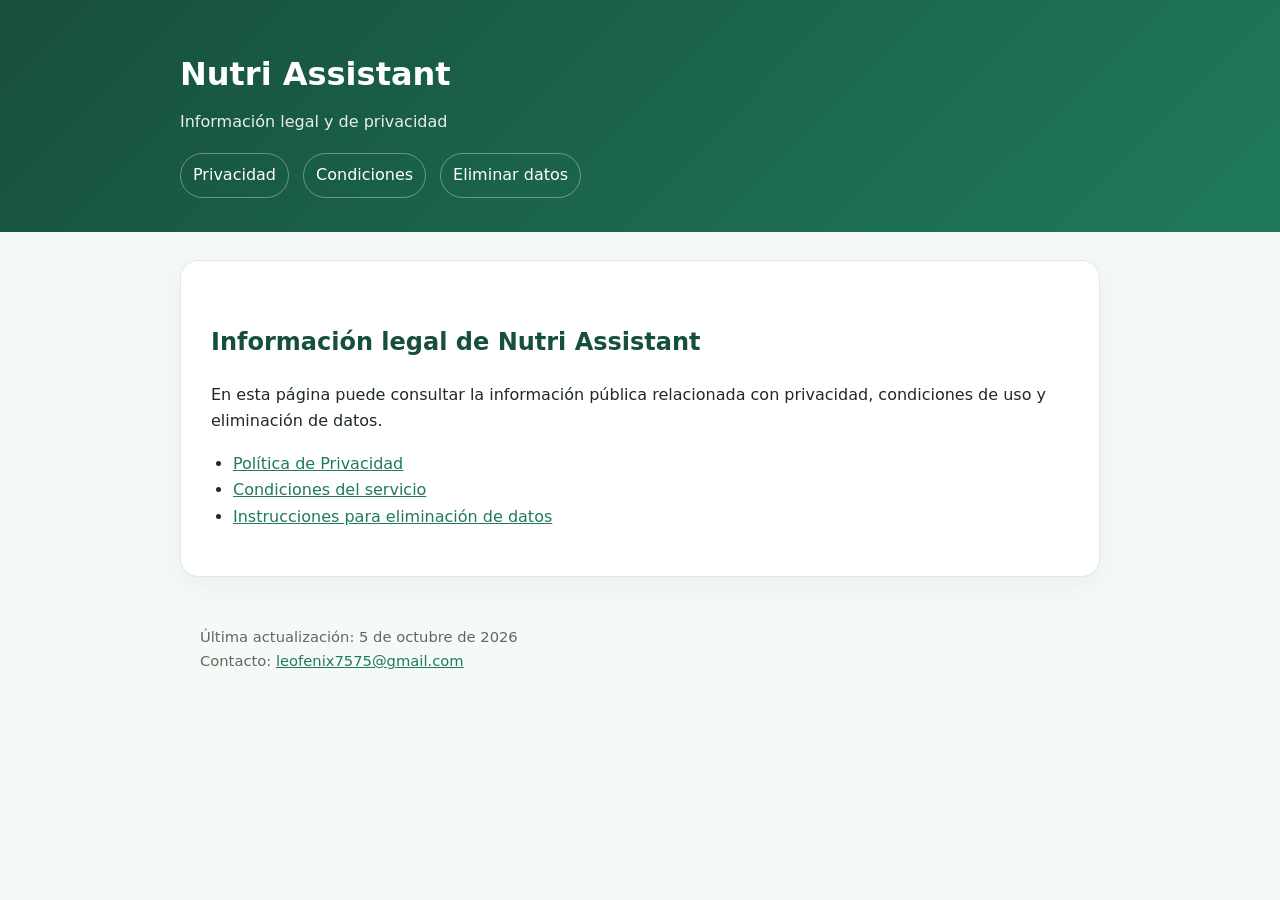
<file: index.html>
<!doctype html>
<html lang="es">
<head>
  <meta charset="utf-8">
  <meta name="viewport" content="width=device-width,initial-scale=1">
  <title>Nutri Assistant | Nutri Assistant</title>
  <meta name="description" content="Información legal y de privacidad">
  <link rel="stylesheet" href="style.css">
</head>
<body>
<header>
  <div class="wrap">
    <h1>Nutri Assistant</h1>
    <p>Información legal y de privacidad</p>
    <nav>
      <a href="privacy.html">Privacidad</a>
      <a href="terms.html">Condiciones</a>
      <a href="delete-data.html">Eliminar datos</a>
    </nav>
  </div>
</header>
<main>
  <div class="wrap">
    <article class="card">
      
<h2>Información legal de Nutri Assistant</h2>
<p>En esta página puede consultar la información pública relacionada con privacidad, condiciones de uso y eliminación de datos.</p>
<ul>
  <li><a href="privacy.html">Política de Privacidad</a></li>
  <li><a href="terms.html">Condiciones del servicio</a></li>
  <li><a href="delete-data.html">Instrucciones para eliminación de datos</a></li>
</ul>

    </article>
  </div>
</main>
<footer>
  <div>Última actualización: 5 de octubre de 2026</div>
  <div>Contacto: <a href="mailto:leofenix7575@gmail.com">leofenix7575@gmail.com</a></div>
</footer>
</body>
</html>
</file>
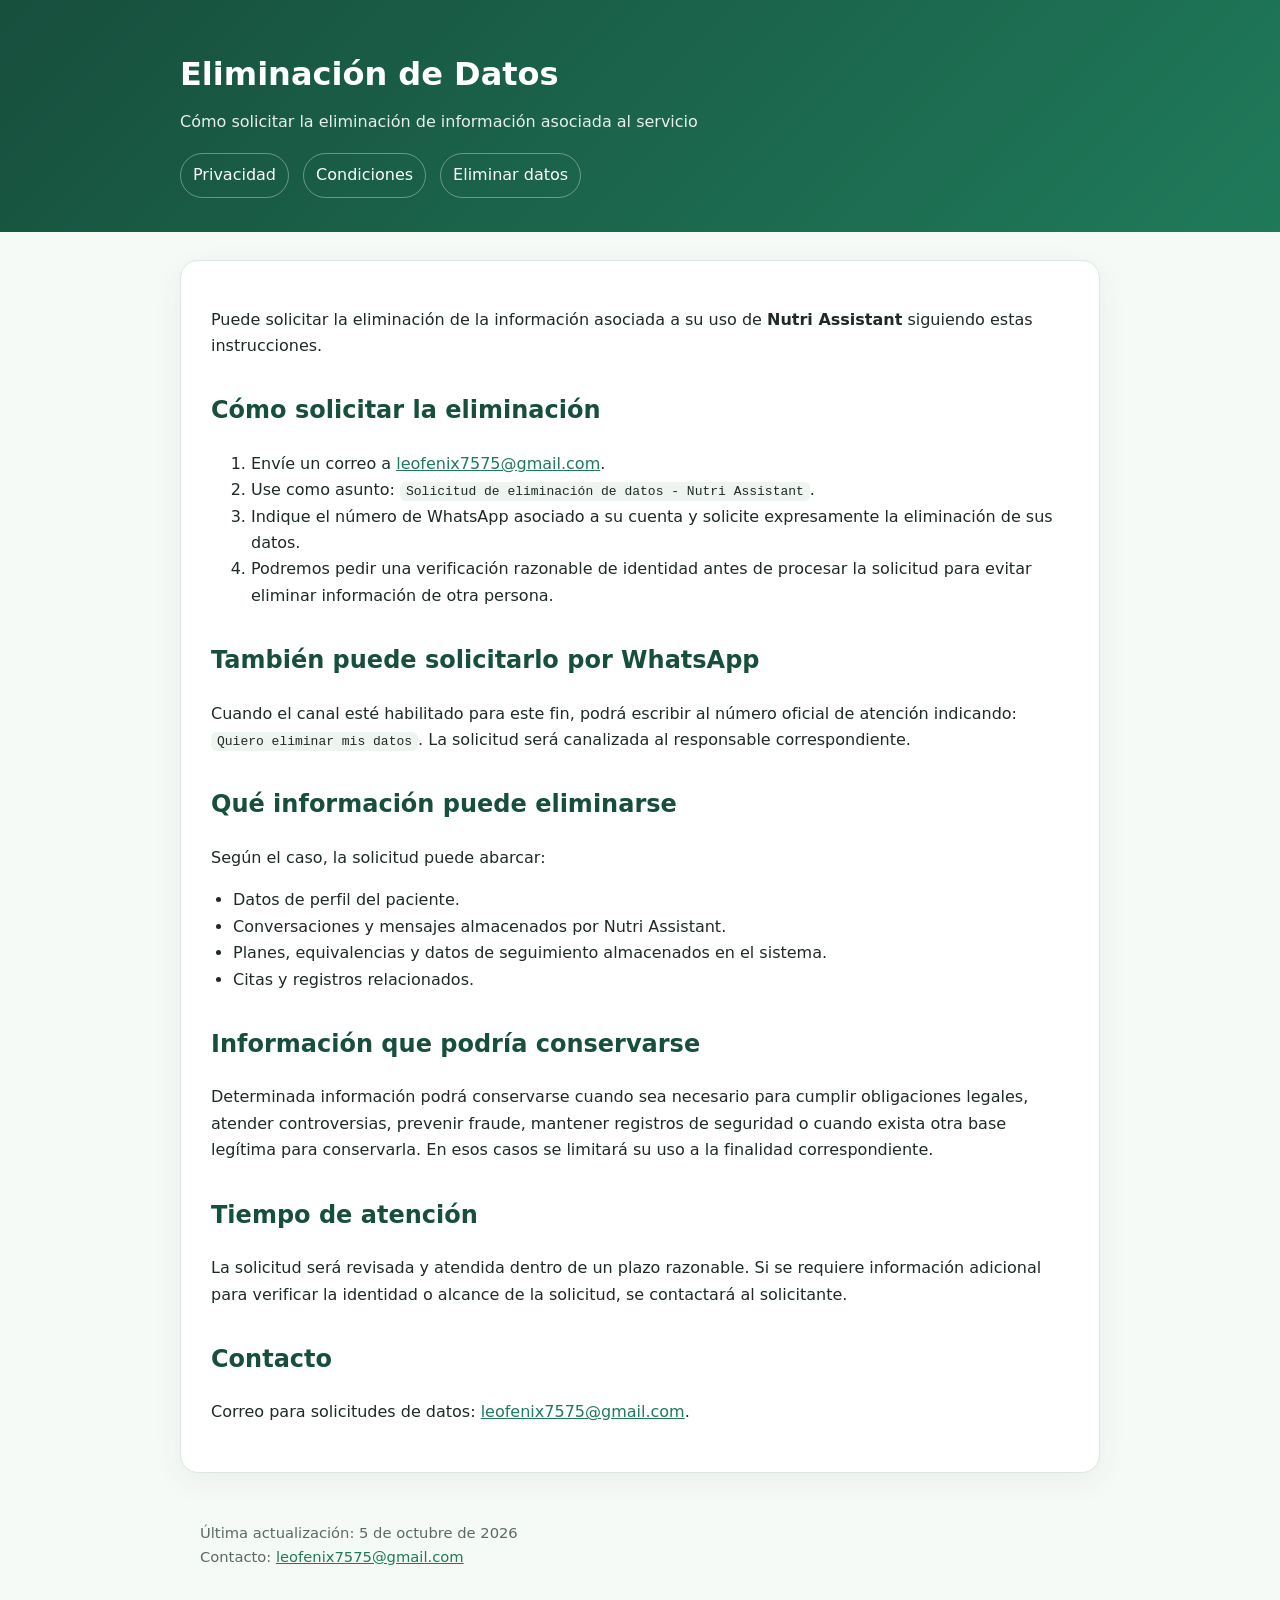
<file: delete-data.html>
<!doctype html>
<html lang="es">
<head>
  <meta charset="utf-8">
  <meta name="viewport" content="width=device-width,initial-scale=1">
  <title>Eliminación de Datos | Nutri Assistant</title>
  <meta name="description" content="Cómo solicitar la eliminación de información asociada al servicio">
  <link rel="stylesheet" href="style.css">
</head>
<body>
<header>
  <div class="wrap">
    <h1>Eliminación de Datos</h1>
    <p>Cómo solicitar la eliminación de información asociada al servicio</p>
    <nav>
      <a href="privacy.html">Privacidad</a>
      <a href="terms.html">Condiciones</a>
      <a href="delete-data.html">Eliminar datos</a>
    </nav>
  </div>
</header>
<main>
  <div class="wrap">
    <article class="card">
      
<p>Puede solicitar la eliminación de la información asociada a su uso de <strong>Nutri Assistant</strong> siguiendo estas instrucciones.</p>

<h2>Cómo solicitar la eliminación</h2>
<ol>
  <li>Envíe un correo a <a href="mailto:leofenix7575@gmail.com">leofenix7575@gmail.com</a>.</li>
  <li>Use como asunto: <code>Solicitud de eliminación de datos - Nutri Assistant</code>.</li>
  <li>Indique el número de WhatsApp asociado a su cuenta y solicite expresamente la eliminación de sus datos.</li>
  <li>Podremos pedir una verificación razonable de identidad antes de procesar la solicitud para evitar eliminar información de otra persona.</li>
</ol>

<h2>También puede solicitarlo por WhatsApp</h2>
<p>Cuando el canal esté habilitado para este fin, podrá escribir al número oficial de atención indicando: <code>Quiero eliminar mis datos</code>. La solicitud será canalizada al responsable correspondiente.</p>

<h2>Qué información puede eliminarse</h2>
<p>Según el caso, la solicitud puede abarcar:</p>
<ul>
  <li>Datos de perfil del paciente.</li>
  <li>Conversaciones y mensajes almacenados por Nutri Assistant.</li>
  <li>Planes, equivalencias y datos de seguimiento almacenados en el sistema.</li>
  <li>Citas y registros relacionados.</li>
</ul>

<h2>Información que podría conservarse</h2>
<p>Determinada información podrá conservarse cuando sea necesario para cumplir obligaciones legales, atender controversias, prevenir fraude, mantener registros de seguridad o cuando exista otra base legítima para conservarla. En esos casos se limitará su uso a la finalidad correspondiente.</p>

<h2>Tiempo de atención</h2>
<p>La solicitud será revisada y atendida dentro de un plazo razonable. Si se requiere información adicional para verificar la identidad o alcance de la solicitud, se contactará al solicitante.</p>

<h2>Contacto</h2>
<p>Correo para solicitudes de datos: <a href="mailto:leofenix7575@gmail.com">leofenix7575@gmail.com</a>.</p>

    </article>
  </div>
</main>
<footer>
  <div>Última actualización: 5 de octubre de 2026</div>
  <div>Contacto: <a href="mailto:leofenix7575@gmail.com">leofenix7575@gmail.com</a></div>
</footer>
</body>
</html>
</file>
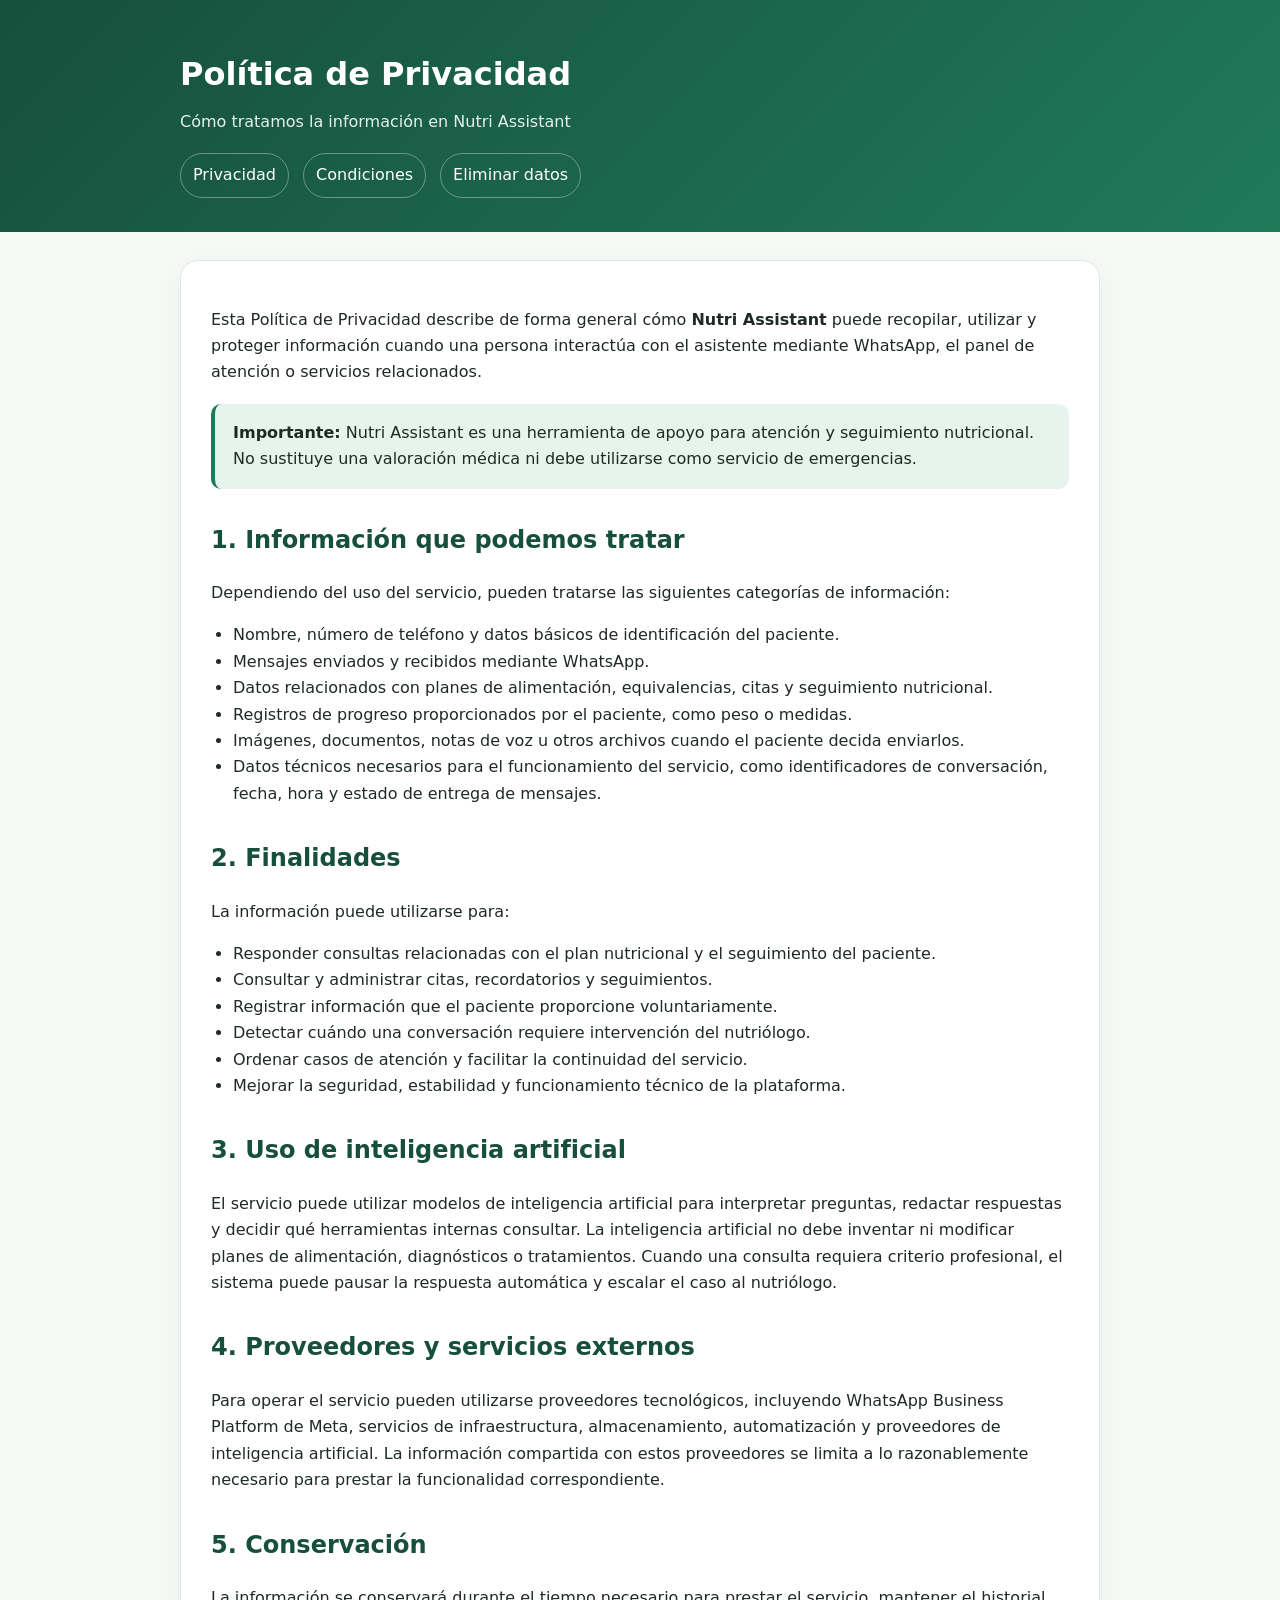
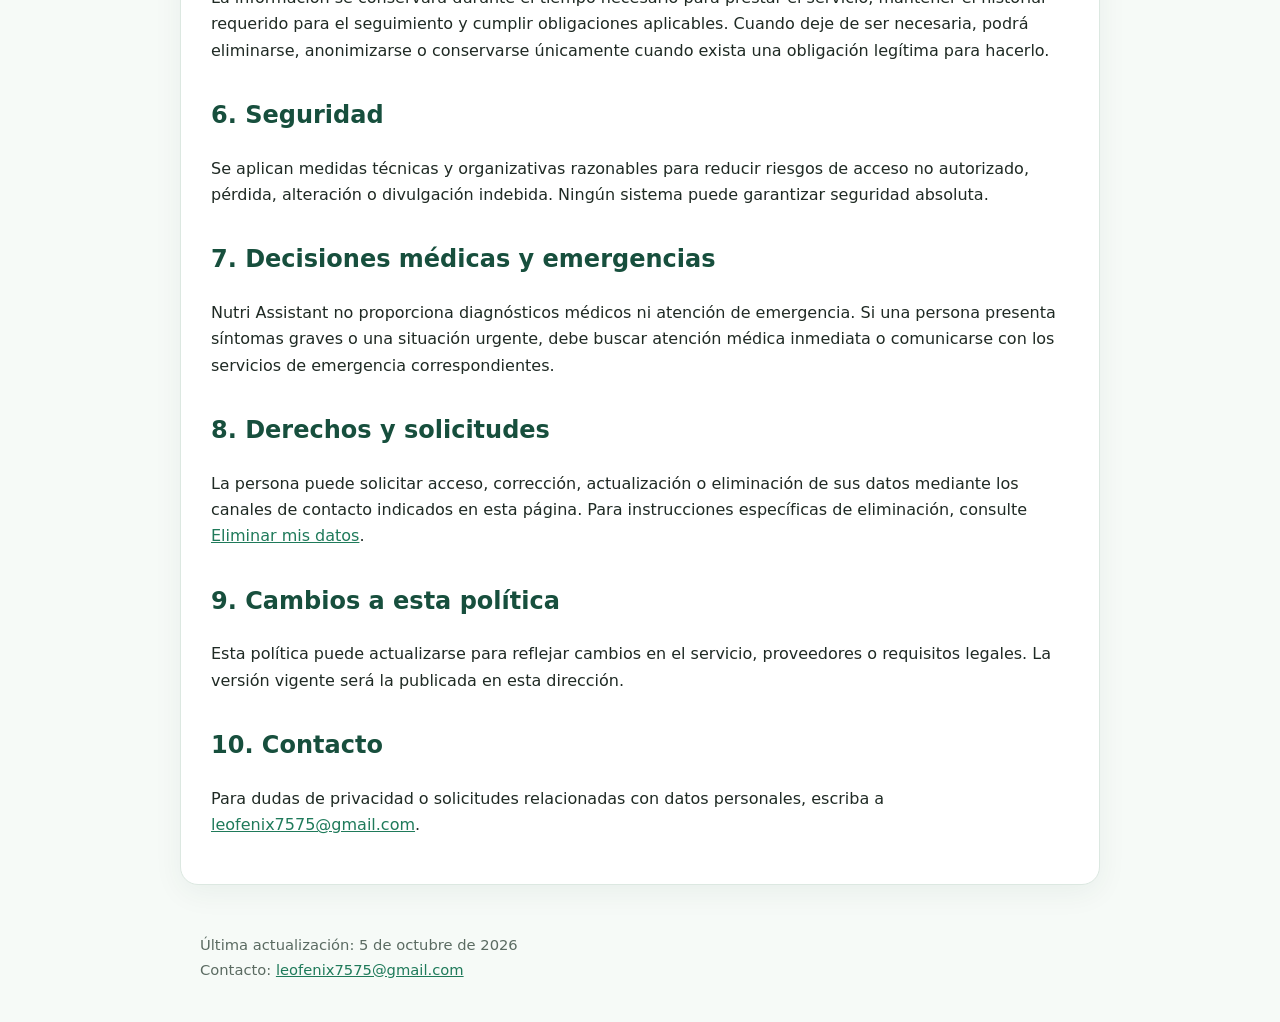
<file: privacy.html>
<!doctype html>
<html lang="es">
<head>
  <meta charset="utf-8">
  <meta name="viewport" content="width=device-width,initial-scale=1">
  <title>Política de Privacidad | Nutri Assistant</title>
  <meta name="description" content="Cómo tratamos la información en Nutri Assistant">
  <link rel="stylesheet" href="style.css">
</head>
<body>
<header>
  <div class="wrap">
    <h1>Política de Privacidad</h1>
    <p>Cómo tratamos la información en Nutri Assistant</p>
    <nav>
      <a href="privacy.html">Privacidad</a>
      <a href="terms.html">Condiciones</a>
      <a href="delete-data.html">Eliminar datos</a>
    </nav>
  </div>
</header>
<main>
  <div class="wrap">
    <article class="card">
      
<p>Esta Política de Privacidad describe de forma general cómo <strong>Nutri Assistant</strong> puede recopilar, utilizar y proteger información cuando una persona interactúa con el asistente mediante WhatsApp, el panel de atención o servicios relacionados.</p>

<div class="notice">
<strong>Importante:</strong> Nutri Assistant es una herramienta de apoyo para atención y seguimiento nutricional. No sustituye una valoración médica ni debe utilizarse como servicio de emergencias.
</div>

<h2>1. Información que podemos tratar</h2>
<p>Dependiendo del uso del servicio, pueden tratarse las siguientes categorías de información:</p>
<ul>
  <li>Nombre, número de teléfono y datos básicos de identificación del paciente.</li>
  <li>Mensajes enviados y recibidos mediante WhatsApp.</li>
  <li>Datos relacionados con planes de alimentación, equivalencias, citas y seguimiento nutricional.</li>
  <li>Registros de progreso proporcionados por el paciente, como peso o medidas.</li>
  <li>Imágenes, documentos, notas de voz u otros archivos cuando el paciente decida enviarlos.</li>
  <li>Datos técnicos necesarios para el funcionamiento del servicio, como identificadores de conversación, fecha, hora y estado de entrega de mensajes.</li>
</ul>

<h2>2. Finalidades</h2>
<p>La información puede utilizarse para:</p>
<ul>
  <li>Responder consultas relacionadas con el plan nutricional y el seguimiento del paciente.</li>
  <li>Consultar y administrar citas, recordatorios y seguimientos.</li>
  <li>Registrar información que el paciente proporcione voluntariamente.</li>
  <li>Detectar cuándo una conversación requiere intervención del nutriólogo.</li>
  <li>Ordenar casos de atención y facilitar la continuidad del servicio.</li>
  <li>Mejorar la seguridad, estabilidad y funcionamiento técnico de la plataforma.</li>
</ul>

<h2>3. Uso de inteligencia artificial</h2>
<p>El servicio puede utilizar modelos de inteligencia artificial para interpretar preguntas, redactar respuestas y decidir qué herramientas internas consultar. La inteligencia artificial no debe inventar ni modificar planes de alimentación, diagnósticos o tratamientos. Cuando una consulta requiera criterio profesional, el sistema puede pausar la respuesta automática y escalar el caso al nutriólogo.</p>

<h2>4. Proveedores y servicios externos</h2>
<p>Para operar el servicio pueden utilizarse proveedores tecnológicos, incluyendo WhatsApp Business Platform de Meta, servicios de infraestructura, almacenamiento, automatización y proveedores de inteligencia artificial. La información compartida con estos proveedores se limita a lo razonablemente necesario para prestar la funcionalidad correspondiente.</p>

<h2>5. Conservación</h2>
<p>La información se conservará durante el tiempo necesario para prestar el servicio, mantener el historial requerido para el seguimiento y cumplir obligaciones aplicables. Cuando deje de ser necesaria, podrá eliminarse, anonimizarse o conservarse únicamente cuando exista una obligación legítima para hacerlo.</p>

<h2>6. Seguridad</h2>
<p>Se aplican medidas técnicas y organizativas razonables para reducir riesgos de acceso no autorizado, pérdida, alteración o divulgación indebida. Ningún sistema puede garantizar seguridad absoluta.</p>

<h2>7. Decisiones médicas y emergencias</h2>
<p>Nutri Assistant no proporciona diagnósticos médicos ni atención de emergencia. Si una persona presenta síntomas graves o una situación urgente, debe buscar atención médica inmediata o comunicarse con los servicios de emergencia correspondientes.</p>

<h2>8. Derechos y solicitudes</h2>
<p>La persona puede solicitar acceso, corrección, actualización o eliminación de sus datos mediante los canales de contacto indicados en esta página. Para instrucciones específicas de eliminación, consulte <a href="delete-data.html">Eliminar mis datos</a>.</p>

<h2>9. Cambios a esta política</h2>
<p>Esta política puede actualizarse para reflejar cambios en el servicio, proveedores o requisitos legales. La versión vigente será la publicada en esta dirección.</p>

<h2>10. Contacto</h2>
<p>Para dudas de privacidad o solicitudes relacionadas con datos personales, escriba a <a href="mailto:leofenix7575@gmail.com">leofenix7575@gmail.com</a>.</p>

    </article>
  </div>
</main>
<footer>
  <div>Última actualización: 5 de octubre de 2026</div>
  <div>Contacto: <a href="mailto:leofenix7575@gmail.com">leofenix7575@gmail.com</a></div>
</footer>
</body>
</html>
</file>
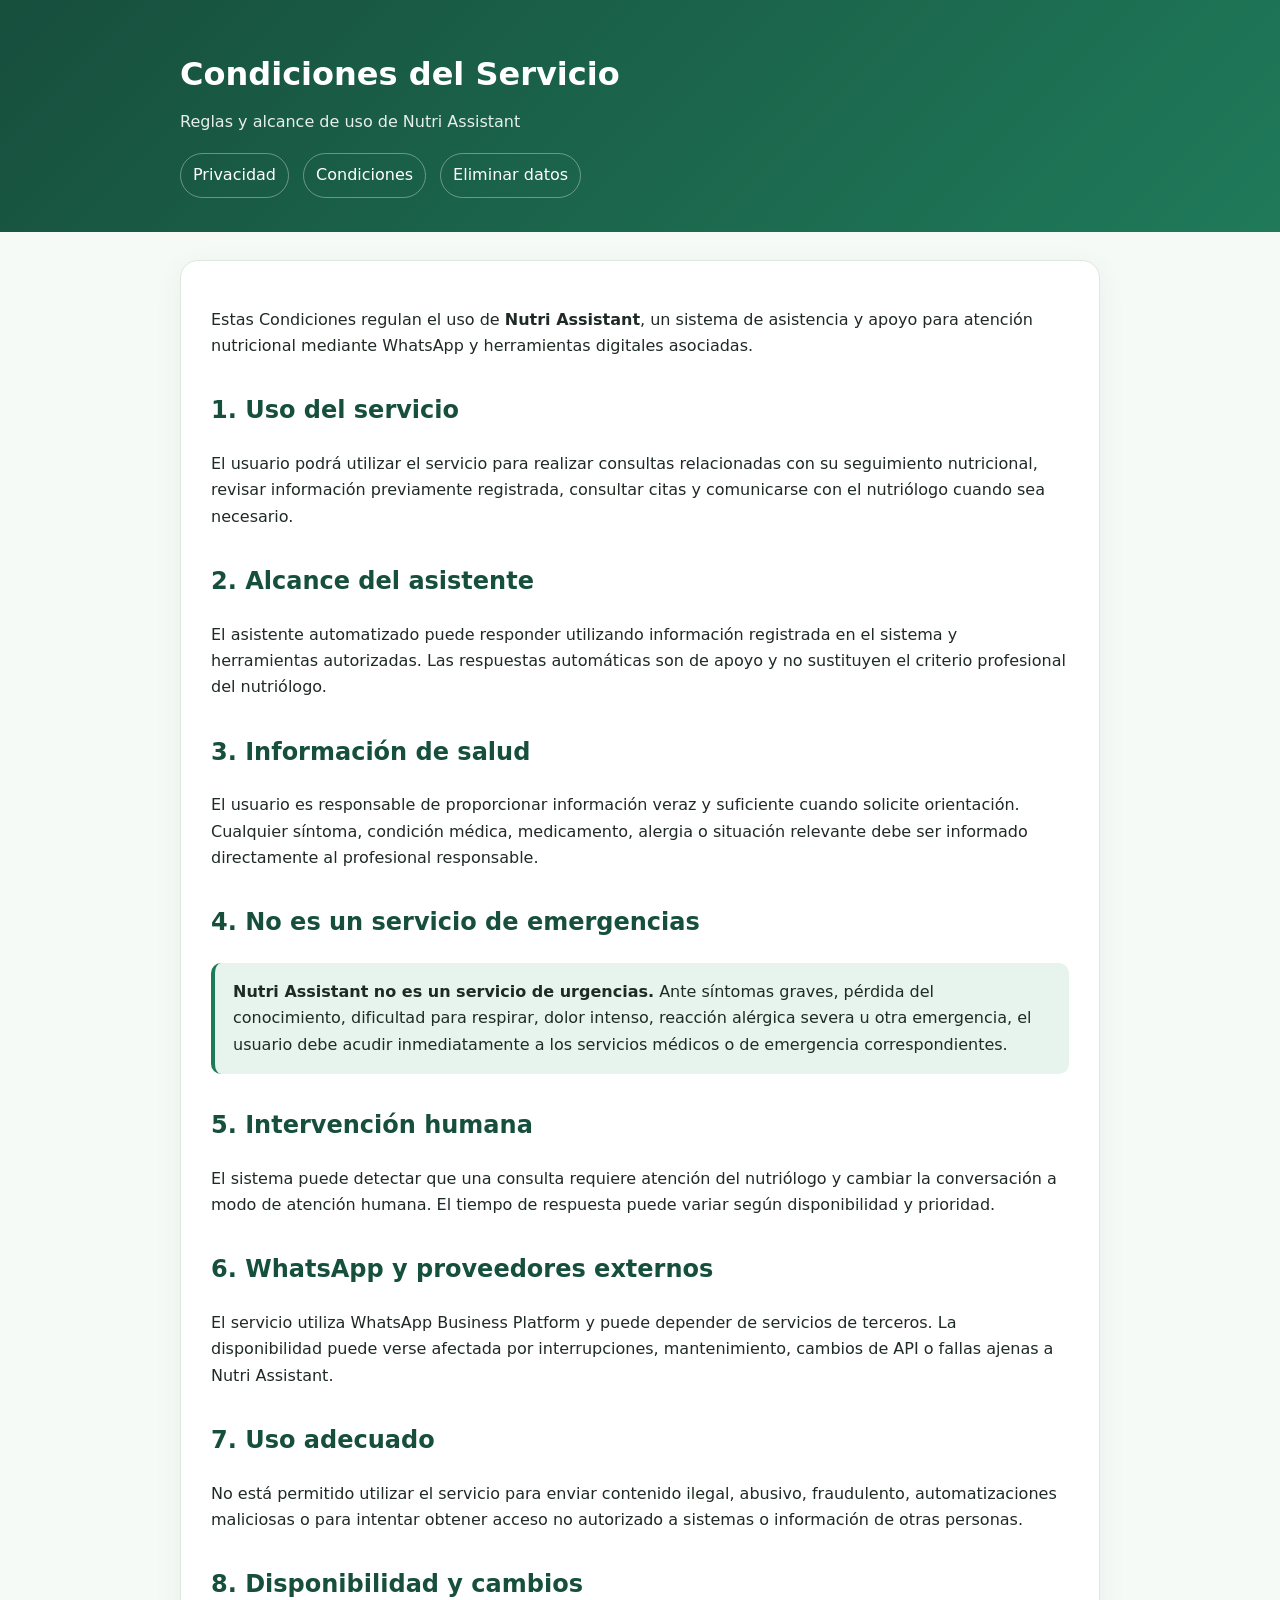
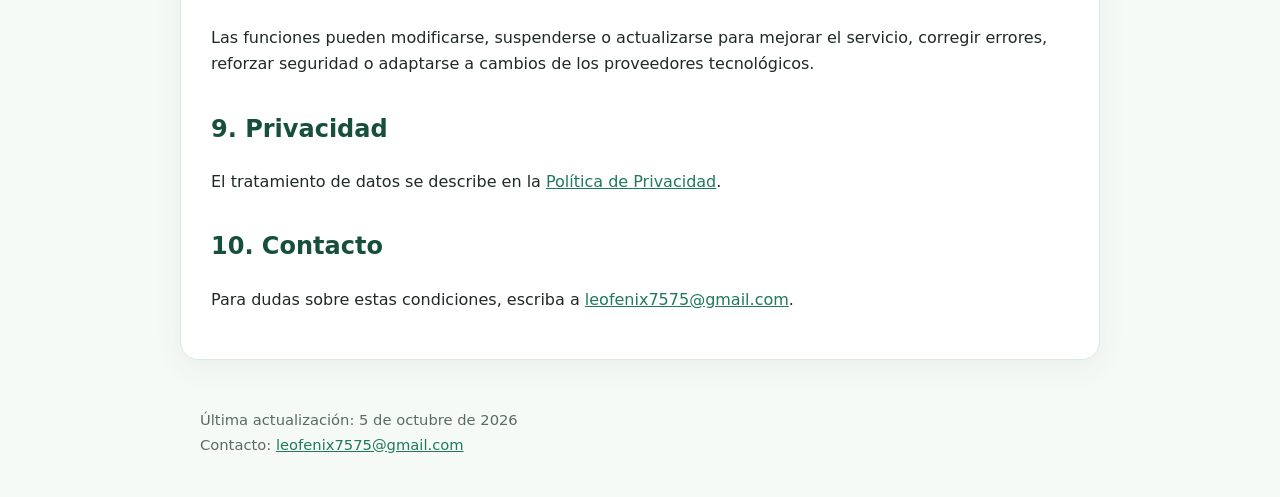
<file: terms.html>
<!doctype html>
<html lang="es">
<head>
  <meta charset="utf-8">
  <meta name="viewport" content="width=device-width,initial-scale=1">
  <title>Condiciones del Servicio | Nutri Assistant</title>
  <meta name="description" content="Reglas y alcance de uso de Nutri Assistant">
  <link rel="stylesheet" href="style.css">
</head>
<body>
<header>
  <div class="wrap">
    <h1>Condiciones del Servicio</h1>
    <p>Reglas y alcance de uso de Nutri Assistant</p>
    <nav>
      <a href="privacy.html">Privacidad</a>
      <a href="terms.html">Condiciones</a>
      <a href="delete-data.html">Eliminar datos</a>
    </nav>
  </div>
</header>
<main>
  <div class="wrap">
    <article class="card">
      
<p>Estas Condiciones regulan el uso de <strong>Nutri Assistant</strong>, un sistema de asistencia y apoyo para atención nutricional mediante WhatsApp y herramientas digitales asociadas.</p>

<h2>1. Uso del servicio</h2>
<p>El usuario podrá utilizar el servicio para realizar consultas relacionadas con su seguimiento nutricional, revisar información previamente registrada, consultar citas y comunicarse con el nutriólogo cuando sea necesario.</p>

<h2>2. Alcance del asistente</h2>
<p>El asistente automatizado puede responder utilizando información registrada en el sistema y herramientas autorizadas. Las respuestas automáticas son de apoyo y no sustituyen el criterio profesional del nutriólogo.</p>

<h2>3. Información de salud</h2>
<p>El usuario es responsable de proporcionar información veraz y suficiente cuando solicite orientación. Cualquier síntoma, condición médica, medicamento, alergia o situación relevante debe ser informado directamente al profesional responsable.</p>

<h2>4. No es un servicio de emergencias</h2>
<div class="notice">
<strong>Nutri Assistant no es un servicio de urgencias.</strong> Ante síntomas graves, pérdida del conocimiento, dificultad para respirar, dolor intenso, reacción alérgica severa u otra emergencia, el usuario debe acudir inmediatamente a los servicios médicos o de emergencia correspondientes.
</div>

<h2>5. Intervención humana</h2>
<p>El sistema puede detectar que una consulta requiere atención del nutriólogo y cambiar la conversación a modo de atención humana. El tiempo de respuesta puede variar según disponibilidad y prioridad.</p>

<h2>6. WhatsApp y proveedores externos</h2>
<p>El servicio utiliza WhatsApp Business Platform y puede depender de servicios de terceros. La disponibilidad puede verse afectada por interrupciones, mantenimiento, cambios de API o fallas ajenas a Nutri Assistant.</p>

<h2>7. Uso adecuado</h2>
<p>No está permitido utilizar el servicio para enviar contenido ilegal, abusivo, fraudulento, automatizaciones maliciosas o para intentar obtener acceso no autorizado a sistemas o información de otras personas.</p>

<h2>8. Disponibilidad y cambios</h2>
<p>Las funciones pueden modificarse, suspenderse o actualizarse para mejorar el servicio, corregir errores, reforzar seguridad o adaptarse a cambios de los proveedores tecnológicos.</p>

<h2>9. Privacidad</h2>
<p>El tratamiento de datos se describe en la <a href="privacy.html">Política de Privacidad</a>.</p>

<h2>10. Contacto</h2>
<p>Para dudas sobre estas condiciones, escriba a <a href="mailto:leofenix7575@gmail.com">leofenix7575@gmail.com</a>.</p>

    </article>
  </div>
</main>
<footer>
  <div>Última actualización: 5 de octubre de 2026</div>
  <div>Contacto: <a href="mailto:leofenix7575@gmail.com">leofenix7575@gmail.com</a></div>
</footer>
</body>
</html>
</file>
<file: style.css>
:root{
  --bg:#f6faf7;
  --card:#ffffff;
  --text:#1f2a24;
  --muted:#5b6b62;
  --accent:#1f7a5a;
  --accent-soft:#e6f4ed;
  --border:#dce8e1;
}
*{box-sizing:border-box}
body{
  margin:0;
  font-family:Inter,system-ui,-apple-system,BlinkMacSystemFont,"Segoe UI",sans-serif;
  background:var(--bg);
  color:var(--text);
  line-height:1.65;
}
header{
  background:linear-gradient(135deg,#174f3d,#1f7a5a);
  color:white;
  padding:48px 20px 34px;
}
.wrap{max-width:920px;margin:auto}
header h1{margin:0 0 8px;font-size:2rem}
header p{margin:0;opacity:.9}
main{padding:28px 20px 48px}
.card{
  background:var(--card);
  border:1px solid var(--border);
  border-radius:18px;
  padding:30px;
  box-shadow:0 8px 30px rgba(20,60,45,.06);
}
h2{margin-top:32px;color:#174f3d}
h3{margin-top:24px;color:#245d49}
a{color:var(--accent)}
.notice{
  padding:16px 18px;
  border-left:4px solid var(--accent);
  background:var(--accent-soft);
  border-radius:10px;
  margin:18px 0;
}
small,.muted{color:var(--muted)}
footer{
  max-width:920px;
  margin:auto;
  padding:0 20px 40px;
  color:var(--muted);
  font-size:.92rem;
}
nav{
  margin-top:18px;
  display:flex;
  gap:14px;
  flex-wrap:wrap;
}
nav a{
  color:white;
  text-decoration:none;
  border:1px solid rgba(255,255,255,.35);
  padding:8px 12px;
  border-radius:999px;
}
ul{padding-left:22px}
code{
  background:#eef4f0;
  padding:2px 6px;
  border-radius:6px;
}
</file>
